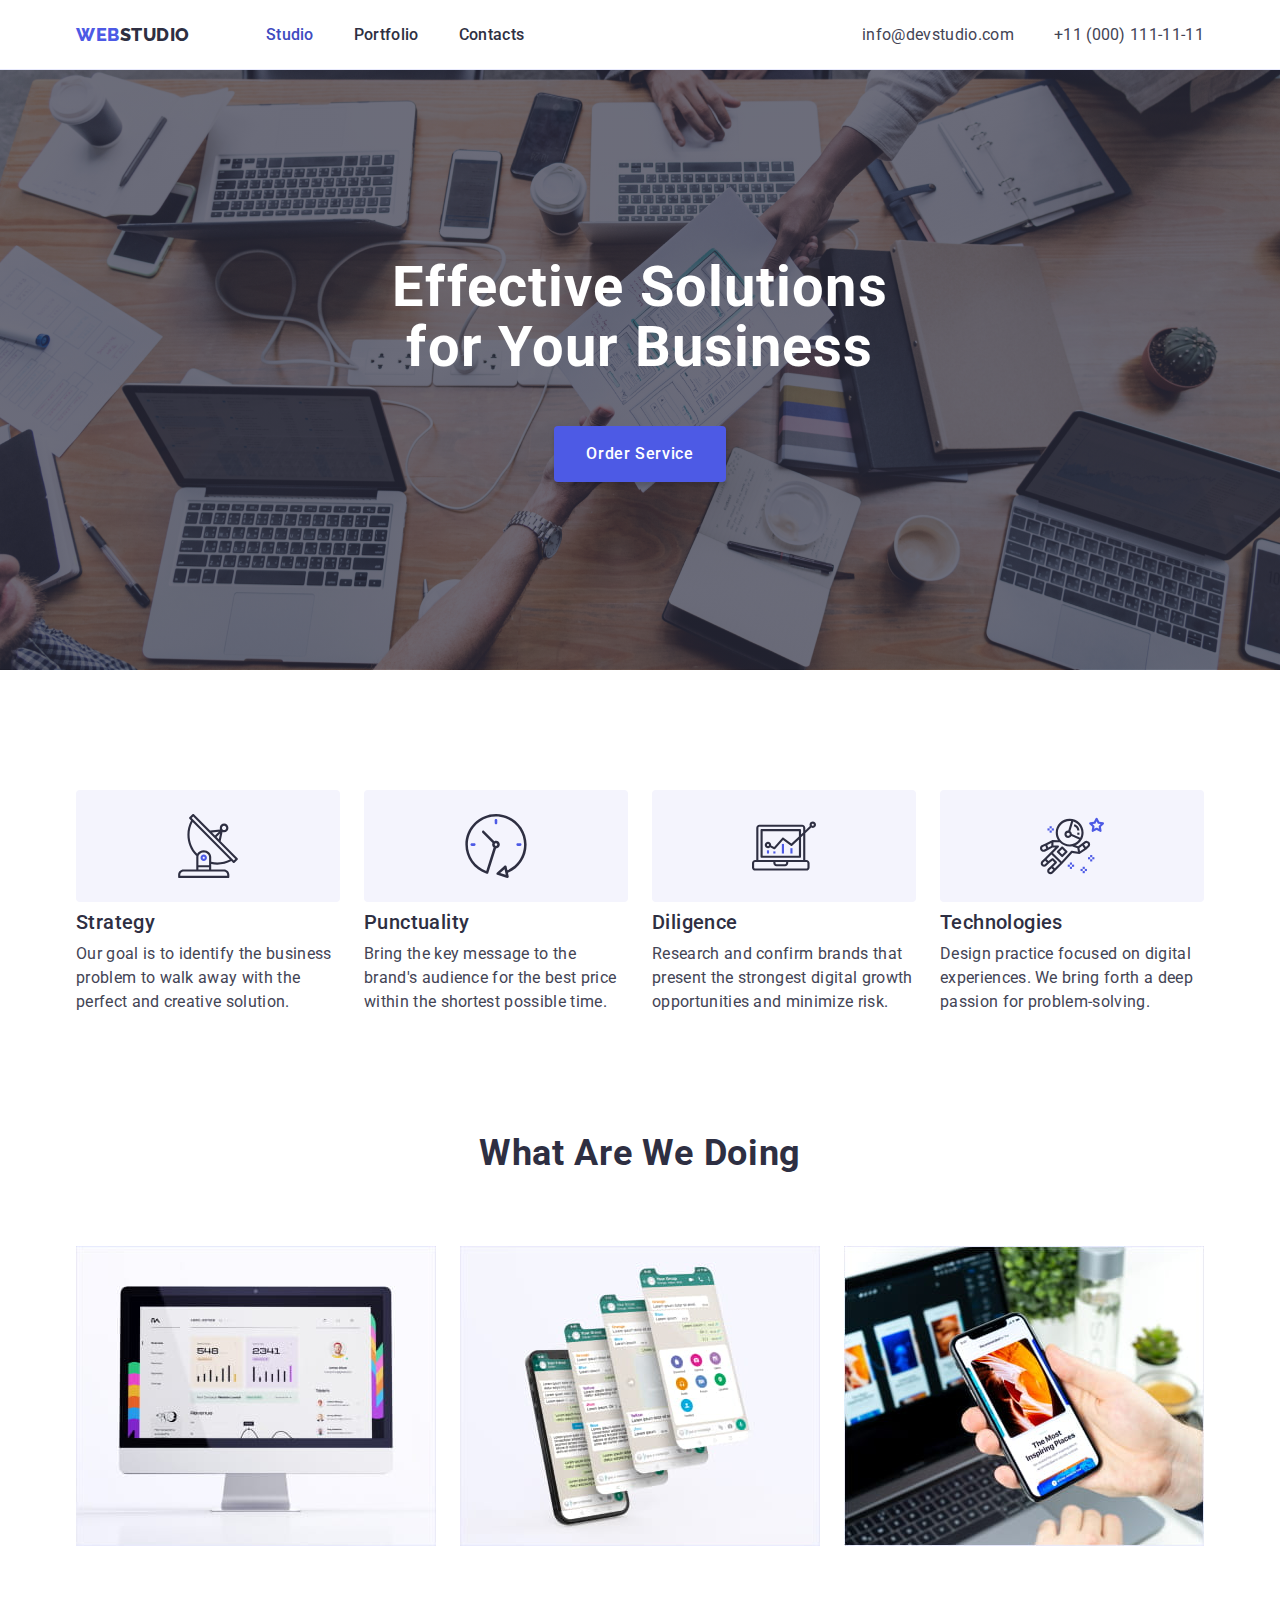
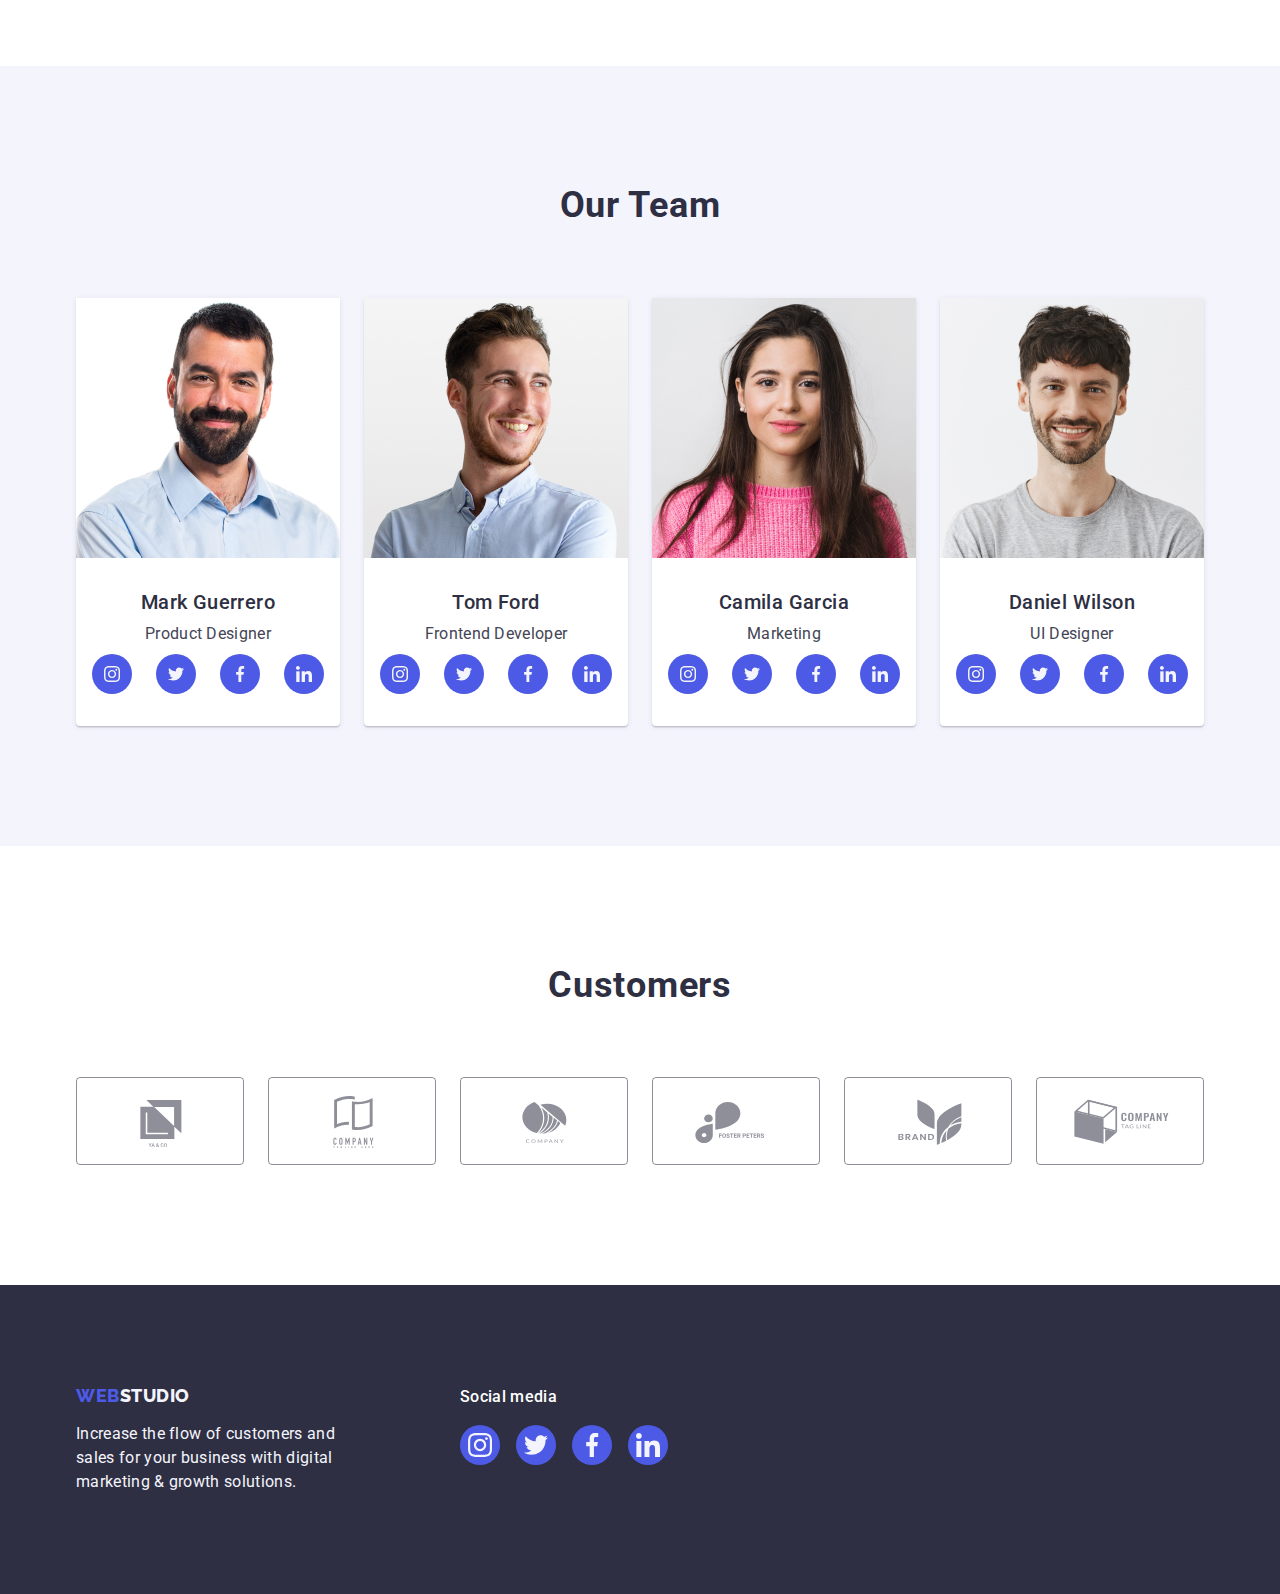
<file: index.html>
<!DOCTYPE html>
<html lang="en">

<head>
    <meta charset="UTF-8">
    <meta http-equiv="X-UA-Compatible" content="IE=edge">
    <meta name="viewport" content="width=device-width, initial-scale=1.0">
    <title>Studio</title>

    <!-- style -->
    <link rel="stylesheet" href="https://cdn.jsdelivr.net/npm/modern-normalize@1.1.0/modern-normalize.min.css">
    <link rel="stylesheet" href="./css/styles.css">

    <!-- font -->
    <link rel="preconnect" href="https://fonts.googleapis.com">
    <link rel="preconnect" href="https://fonts.gstatic.com" crossorigin>
    <link
        href="https://fonts.googleapis.com/css2?family=Raleway:wght@800&family=Roboto:wght@400;500;700;900&display=swap"
        rel="stylesheet">
</head>

<body>
    <!-- top line -->
    <header class="header">
        <div class="container header-container">
            <nav class="header-nav">
                <a href="./index.html" class="logo header-logo link">
                    Web<span class="logo-std-header">Studio</span>
                </a>
                <ul class="header-nav-list list">
                    <li class="header-nav-item">
                        <a href="./index.html" class="current header-nav-link link">Studio</a>
                    </li>
                    <li class="header-nav-item">
                        <a href="./portfolio.html" class="header-nav-link link">Portfolio</a>
                    </li>
                    <li class="header-nav-item">
                        <a href="" class="header-nav-link link">Contacts</a>
                    </li>
                </ul>
            </nav>
            <address class="contact">
                <ul class="contact-list list">
                    <li class="contact-item">
                        <a href="mailto:info@devstudio.com" class="contact-link link">info@devstudio.com</a>
                    </li>
                    <li class="contact-item">
                        <a href="tel:+110001111111" class="contact-link link">+11 (000) 111-11-11</a>
                    </li>
                </ul>
            </address>
        </div>
    </header>

    <main>
        <!-- section 1 hero -->
        <section class="section section-hero">
            <div class="container">
                <h1 class="title-hero">Effective Solutions for Your Business</h1>
                <button type="button" class="hero-btn btn">Order Service</button>
            </div>
        </section>
        <!-- section 2 Digitalization -->
        <section class="section section-feature">
            <div class="container">
                <h2 class="feature-title title-primary" hidden>Digital Strategy and Design for Business Growth</h2>
                <ul class="feature-list list">
                    <li class="feature-item">
                        <div class="feature-img">
                            <svg class="feature-icon" width="64" height="64">
                                <use href="./images/icon.svg#icon-antenna"></use>
                            </svg>
                        </div>
                        <h3 class="feature-item-title title-secondary">Strategy</h3>
                        <p class="text">Our goal is to identify the business problem to walk away with the perfect and
                            creative solution.</p>
                    </li>
                    <li class="feature-item">
                        <div class="feature-img">
                            <svg class="feature-icon" width="64" height="64">
                                <use href="./images/icon.svg#icon-clock"></use>
                            </svg>
                        </div>
                        <h3 class="feature-item-title title-secondary">Punctuality</h3>
                        <p class="text">Bring the key message to the brand's audience for the best price within the
                            shortest possible time.</p>
                    </li>
                    <li class="feature-item">
                        <div class="feature-img">
                            <svg class="feature-icon" width="64" height="64">
                                <use href="./images/icon.svg#icon-diagram"></use>
                            </svg>
                        </div>
                        <h3 class="feature-item-title title-secondary">Diligence</h3>
                        <p class="text">Research and confirm brands that present the strongest digital growth
                            opportunities and minimize risk.</p>
                    </li>
                    <li class="feature-item">
                        <div class="feature-img">
                            <svg class="feature-icon" width="64" height="64">
                                <use href="./images/icon.svg#icon-astronaut"></use>
                            </svg>
                        </div>
                        <h3 class="feature-item-title title-secondary">Technologies</h3>
                        <p class="text">Design practice focused on digital experiences. We bring forth a deep passion
                            for problem-solving.</p>
                    </li>
                </ul>
            </div>
        </section>
        <!-- section 3 Activity -->
        <section class="section section-activity">
            <div class="container">
                <h2 class="activity-title title-primary">What are we doing</h2>
                <ul class="activity-list list">
                    <li class="activiti-item">
                        <img src="./images/activity/desktop.jpg" alt="desktop" width="360" height="300">
                    </li>
                    <li class="activiti-item">
                        <img src="./images/activity/messengers.jpg" alt="messengers" width="360" height="300">
                    </li>
                    <li class="activiti-item">
                        <img src="./images/activity/applications.jpg" alt="applications" width="360" height="300">
                    </li>
                </ul>
            </div>
        </section>
        <!-- section 4 Team -->
        <section class="section section-team">
            <div class="container">
                <h2 class="team-title title-primary">Our Team</h2>
                <ul class="team-list list">
                    <li class="team-card">
                        <img src="./images/team/mark-guerrero.jpg" alt="Mark Guerrero" width="264" height="260">
                        <div class="team-card-desc">
                            <h3 class="title-secondary">Mark Guerrero</h3>
                            <p class="team-card-text">Product Designer</p>
                            <ul class="social-list list">
                                <li class="social-item">
                                    <a href="" class="social-link">
                                        <svg class="social-icon" width="16" height="16">
                                            <use href="./images/icon.svg#icon-instagram"></use>
                                        </svg>
                                    </a>
                                </li>
                                <li class="social-item">
                                    <a href="" class="social-link">
                                        <svg class="social-icon" width="16" height="16">
                                            <use href="./images/icon.svg#icon-twitter"></use>
                                        </svg>
                                    </a>
                                </li>
                                <li class="social-item">
                                    <a href="" class="social-link">
                                        <svg class="social-icon" width="16" height="16">
                                            <use href="./images/icon.svg#icon-facebook"></use>
                                        </svg>
                                    </a>
                                </li>
                                <li class="social-item">
                                    <a href="" class="social-link">
                                        <svg class="social-icon" width="16" height="16">
                                            <use href="./images/icon.svg#icon-linkedin"></use>
                                        </svg>
                                    </a>
                                </li>
                            </ul>
                        </div>
                    </li>
                    <li class="team-card">
                        <img src="./images/team/tom-ford.jpg" alt="Tom Ford" width="264" height="260">
                        <div class="team-card-desc">
                            <h3 class="title-secondary">Tom Ford</h3>
                            <p class="team-card-text">Frontend Developer</p>
                            <ul class="social-list list">
                                <li class="social-item">
                                    <a href="" class="social-link">
                                        <svg class="social-icon" width="16" height="16">
                                            <use href="./images/icon.svg#icon-instagram"></use>
                                        </svg>
                                    </a>
                                </li>
                                <li class="social-item">
                                    <a href="" class="social-link">
                                        <svg class="social-icon" width="16" height="16">
                                            <use href="./images/icon.svg#icon-twitter"></use>
                                        </svg>
                                    </a>
                                </li>
                                <li class="social-item">
                                    <a href="" class="social-link">
                                        <svg class="social-icon" width="16" height="16">
                                            <use href="./images/icon.svg#icon-facebook"></use>
                                        </svg>
                                    </a>
                                </li>
                                <li class="social-item">
                                    <a href="" class="social-link">
                                        <svg class="social-icon" width="16" height="16">
                                            <use href="./images/icon.svg#icon-linkedin"></use>
                                        </svg>
                                    </a>
                                </li>
                            </ul>
                        </div>
                    </li>
                    <li class="team-card">
                        <img src="./images/team/camila-garcia.jpg" alt="Camila Garcia" width="264" height="260">
                        <div class="team-card-desc">
                            <h3 class="title-secondary">Camila Garcia</h3>
                            <p class="team-card-text">Marketing</p>
                            <ul class="social-list list">
                                <li class="social-item">
                                    <a href="" class="social-link">
                                        <svg class="social-icon" width="16" height="16">
                                            <use href="./images/icon.svg#icon-instagram"></use>
                                        </svg>
                                    </a>
                                </li>
                                <li class="social-item">
                                    <a href="" class="social-link">
                                        <svg class="social-icon" width="16" height="16">
                                            <use href="./images/icon.svg#icon-twitter"></use>
                                        </svg>
                                    </a>
                                </li>
                                <li class="social-item">
                                    <a href="" class="social-link">
                                        <svg class="social-icon" width="16" height="16">
                                            <use href="./images/icon.svg#icon-facebook"></use>
                                        </svg>
                                    </a>
                                </li>
                                <li class="social-item">
                                    <a href="" class="social-link">
                                        <svg class="social-icon" width="16" height="16">
                                            <use href="./images/icon.svg#icon-linkedin"></use>
                                        </svg>
                                    </a>
                                </li>
                            </ul>
                        </div>
                    </li>
                    <li class="team-card">
                        <img src="./images/team/daniel-wilson.jpg" alt="Daniel Wilson" width="264" height="260">
                        <div class="team-card-desc">
                            <h3 class="title-secondary">Daniel Wilson</h3>
                            <p class="team-card-text">UI Designer</p>
                            <ul class="social-list list">
                                <li class="social-item">
                                    <a href="" class="social-link">
                                        <svg class="social-icon" width="16" height="16">
                                            <use href="./images/icon.svg#icon-instagram"></use>
                                        </svg>
                                    </a>
                                </li>
                                <li class="social-item">
                                    <a href="" class="social-link">
                                        <svg class="social-icon" width="16" height="16">
                                            <use href="./images/icon.svg#icon-twitter"></use>
                                        </svg>
                                    </a>
                                </li>
                                <li class="social-item">
                                    <a href="" class="social-link">
                                        <svg class="social-icon" width="16" height="16">
                                            <use href="./images/icon.svg#icon-facebook"></use>
                                        </svg>
                                    </a>
                                </li>
                                <li class="social-item">
                                    <a href="" class="social-link">
                                        <svg class="social-icon" width="16" height="16">
                                            <use href="./images/icon.svg#icon-linkedin"></use>
                                        </svg>
                                    </a>
                                </li>
                            </ul>
                        </div>
                    </li>
                </ul>
            </div>
        </section>
        <!-- section 5 Customers -->
        <section class="section section-customers">
            <div class="container">
                <h2 class="customers-title title-primary">Customers</h2>
                <ul class="customers-list list">
                    <li class="customers-item">
                        <a class="customers-link" href="">
                            <svg class="customers-icon" width="104" height="56">
                                <use href="./images/icon.svg#icon-logo-ya-co"></use>
                            </svg>
                        </a>
                    </li>
                    <li class="customers-item">
                        <a class="customers-link" href="">
                            <svg class="customers-icon" width="104" height="56">
                                <use href="./images/icon.svg#icon-logo-company-th"></use>
                            </svg>
                        </a>
                    </li>
                    <li class="customers-item">
                        <a class="customers-link" href="">
                            <svg class="customers-icon" width="104" height="56">
                                <use href="./images/icon.svg#icon-logo-company"></use>
                            </svg>
                        </a>
                    </li>
                    <li class="customers-item">
                        <a class="customers-link" href="">
                            <svg class="customers-icon" width="104" height="56">
                                <use href="./images/icon.svg#icon-logo-foster-peters"></use>
                            </svg>
                        </a>
                    </li>
                    <li class="customers-item">
                        <a class="customers-link" href="">
                            <svg class="customers-icon" width="104" height="56">
                                <use href="./images/icon.svg#icon-logo-brand"></use>
                            </svg>
                        </a>
                    </li>
                    <li class="customers-item">
                        <a class="customers-link" href="">
                            <svg class="customers-icon" width="104" height="56">
                                <use href="./images/icon.svg#icon-logo-company-tl"></use>
                            </svg>
                        </a>
                    </li>
                </ul>
            </div>
        </section>
    </main>

    <footer class="footer">
        <div class="footer-container container">
            <div class="footer-text">
                <a href="./index.html" class="logo link">
                    Web<span class="logo-std-footer">Studio</span>
                </a>
                <p class="text"> Increase the flow of customers and sales for your business with digital
                    marketing & growth solutions.
                </p>
            </div>
            <div class="footer-social">
                <p class="footer-social-text">Social media</p>
                <ul class="footer-social-list list">
                    <li class="social-item">
                        <a href="" class="social-link">
                            <svg class="social-icon" width="24" height="24">
                                <use href="./images/icon.svg#icon-instagram"></use>
                            </svg>
                        </a>
                    </li>
                    <li class="social-item">
                        <a href="" class="social-link">
                            <svg class="social-icon" width="24" height="24">
                                <use href="./images/icon.svg#icon-twitter"></use>
                            </svg>
                        </a>
                    </li>
                    <li class="social-item">
                        <a href="" class="social-link">
                            <svg class="social-icon" width="24" height="24">
                                <use href="./images/icon.svg#icon-facebook"></use>
                            </svg>
                        </a>
                    </li>
                    <li class="social-item">
                        <a href="" class="social-link">
                            <svg class="social-icon" width="24" height="24">
                                <use href="./images/icon.svg#icon-linkedin"></use>
                            </svg>
                        </a>
                    </li>
                </ul>
            </div>
        </div>
    </footer>
</body>

</html>
</file>
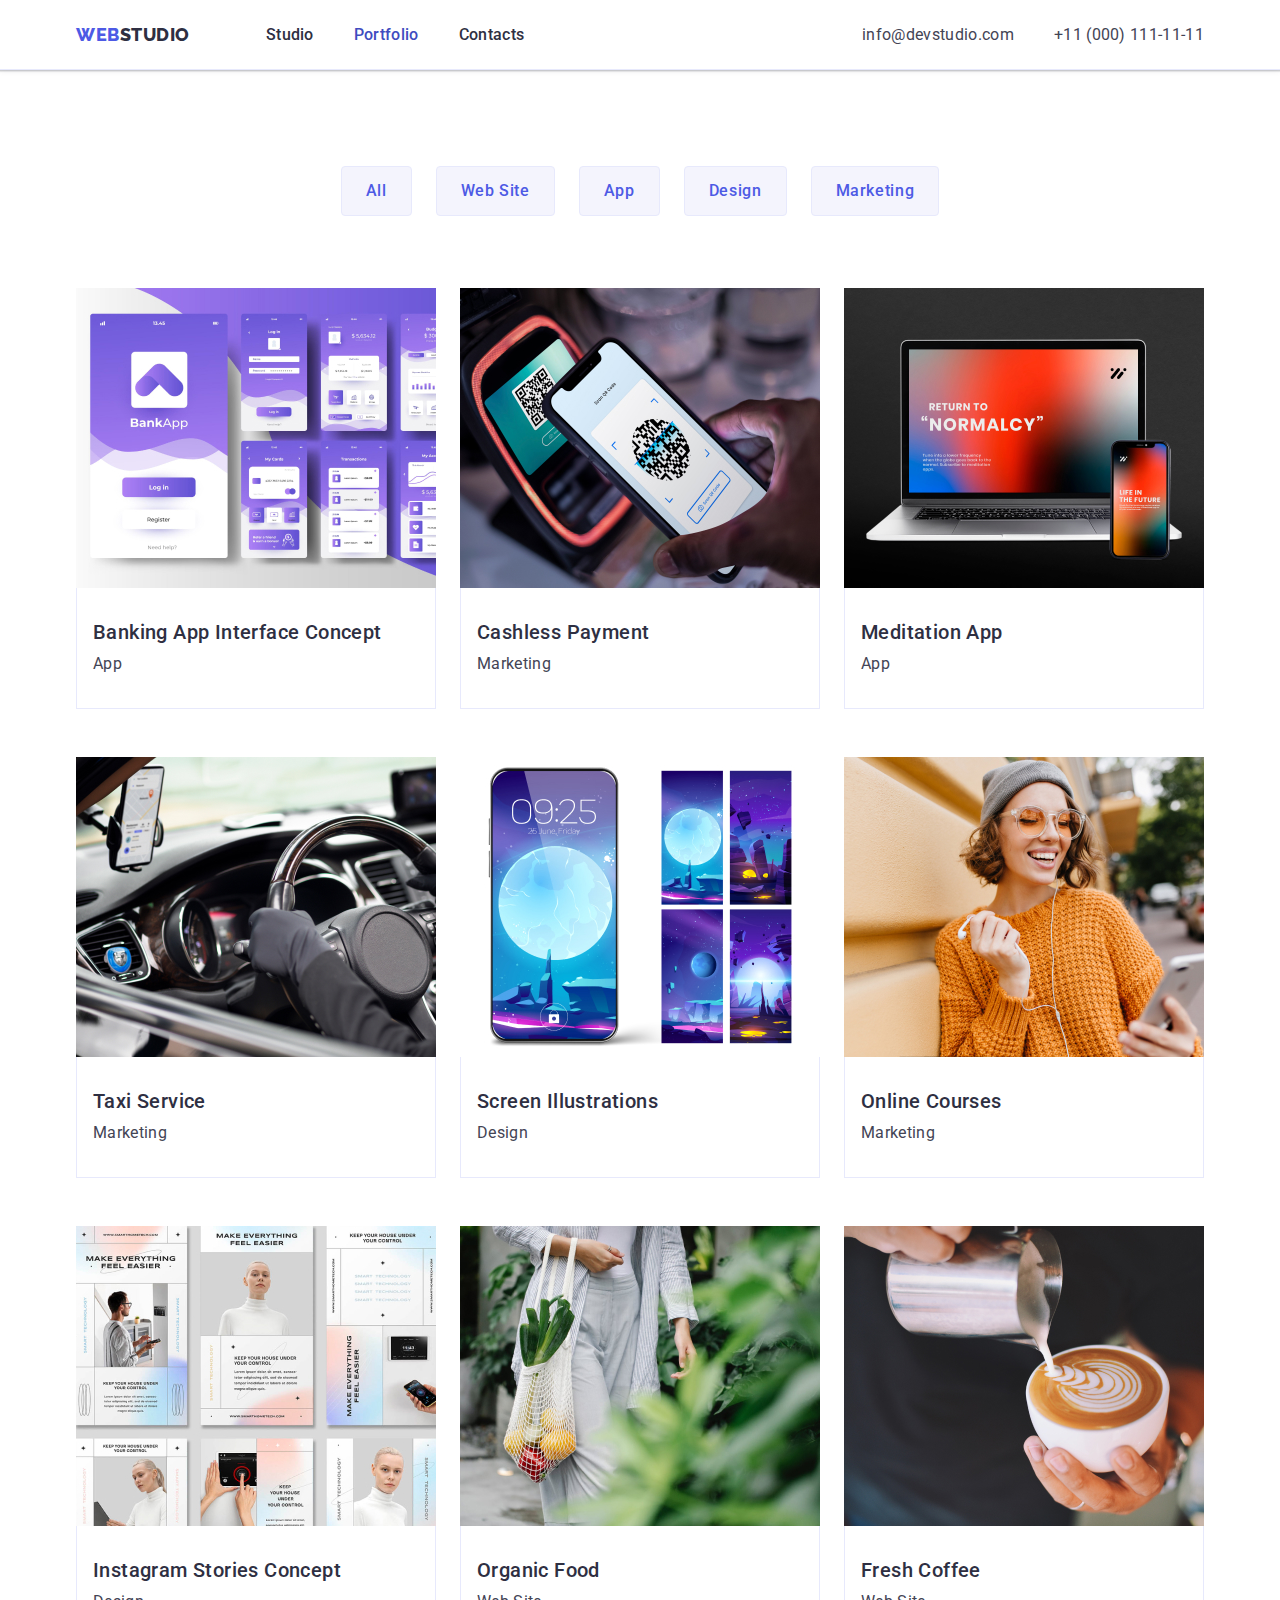
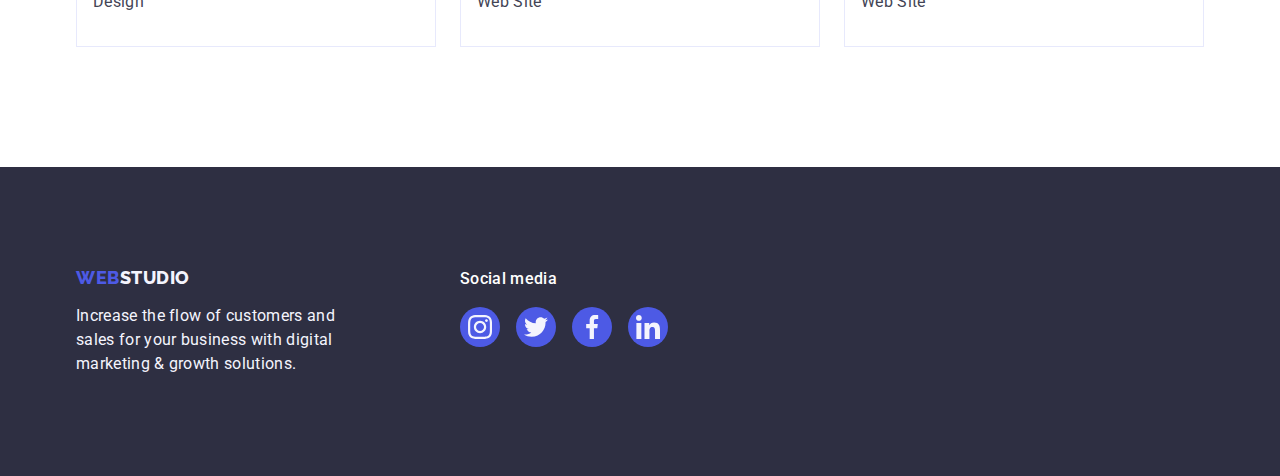
<file: portfolio.html>
<!DOCTYPE html>
<html lang="en">

<head>
    <meta charset="UTF-8">
    <meta http-equiv="X-UA-Compatible" content="IE=edge">
    <meta name="viewport" content="width=device-width, initial-scale=1.0">
    <title>Portfolio</title>

    <!-- style -->
    <link rel="stylesheet" href="https://cdn.jsdelivr.net/npm/modern-normalize@1.1.0/modern-normalize.min.css">
    <link rel="stylesheet" href="./css/styles.css">

    <!-- font -->
    <link rel="preconnect" href="https://fonts.googleapis.com">
    <link rel="preconnect" href="https://fonts.gstatic.com" crossorigin>
    <link
        href="https://fonts.googleapis.com/css2?family=Raleway:wght@800&family=Roboto:wght@400;500;700;900&display=swap"
        rel="stylesheet">
</head>

<body>
    <!-- top line -->
    <header class="header">
        <div class="container header-container">
            <nav class="header-nav">
                <a href="./index.html" class="logo header-logo link">
                    Web<span class="logo-std-header">Studio</span>
                </a>
                <ul class="header-nav-list list">
                    <li class="header-nav-item">
                        <a href="./index.html" class="header-nav-link link">Studio</a>
                    </li>
                    <li class="header-nav-item">
                        <a href="./portfolio.html" class="current header-nav-link link">Portfolio</a>
                    </li>
                    <li class="header-nav-item">
                        <a href="" class="header-nav-link link">Contacts</a>
                    </li>
                </ul>
            </nav>
            <address class="contact">
                <ul class="contact-list list">
                    <li class="contact-item">
                        <a href="mailto:info@devstudio.com" class="contact-link link">info@devstudio.com</a>
                    </li>
                    <li class="contact-item">
                        <a href="tel:+110001111111" class="contact-link link">+11 (000) 111-11-11</a>
                    </li>
                </ul>
            </address>
        </div>
    </header>

    <main>
        <!-- Projects -->
        <section class="section section-portfolio">
            <div class="container">
                <h1 hidden class="title-primary">Projects</h1>
                <!-- filters -->
                <ul class="filter-list list">
                    <li class="filter-item">
                        <button type="button" class="btn">All</button>
                    </li>
                    <li class="filter-item">
                        <button type="button" class="btn">Web Site</button>
                    </li>
                    <li class="filter-item">
                        <button type="button" class="btn">App</button>
                    </li>
                    <li class="filter-item">
                        <button type="button" class="btn">Design</button>
                    </li>
                    <li class="filter-item">
                        <button type="button" class="btn">Marketing</button>
                    </li>
                </ul>
                <!-- Projects List -->
                <ul class="projects-list list">
                    <li class="projects-card">
                        <a href="" class="projects-link link">
                            <img src="./images/projects/bank-app.jpg" alt="Banking App" width="360" height="300">
                            <div class="projects-card-desc">
                                <h2 class="title-secondary">Banking App Interface Concept</h2>
                                <p class="text">App</p>
                            </div>
                        </a>
                    </li>
                    <li class="projects-card">
                        <a href="" class="projects-link link">
                            <img src="./images/projects/payment.jpg" alt="Cashless Payment" width="360" height="300">
                            <div class="projects-card-desc">
                                <h2 class="title-secondary">Cashless Payment</h2>
                                <p class="text">Marketing</p>
                            </div>
                        </a>
                    </li>
                    <li class="projects-card">
                        <a href="" class="projects-link link">
                            <img src="./images/projects/meditation-app.jpg" alt="Meditation App" width="360"
                                height="300">
                            <div class="projects-card-desc">
                                <h2 class="title-secondary">Meditation App</h2>
                                <p class="text">App</p>
                            </div>
                        </a>
                    </li>
                    <li class="projects-card">
                        <a href="" class="projects-link link">
                            <img src="./images/projects/taxi-service.jpg" alt="Taxi Service" width="360" height="300">
                            <div class="projects-card-desc">
                                <h2 class="title-secondary">Taxi Service</h2>
                                <p class="text">Marketing</p>
                            </div>
                        </a>
                    </li>
                    <li class="projects-card">
                        <a href="" class="projects-link link">
                            <img src="./images/projects/screen-illustrations.jpg" alt="Illustrations" width="360"
                                height="300">
                            <div class="projects-card-desc">
                                <h2 class="title-secondary">Screen Illustrations</h2>
                                <p class="text">Design</p>
                            </div>
                        </a>
                    </li>
                    <li class="projects-card">
                        <a href="" class="projects-link link">
                            <img src="./images/projects/online-courses.jpg" alt="Online Courses" width="360"
                                height="300">
                            <div class="projects-card-desc">
                                <h2 class="title-secondary">Online Courses</h2>
                                <p class="text">Marketing</p>
                            </div>
                        </a>
                    </li>
                    <li class="projects-card">
                        <a href="" class="projects-link link">
                            <img src="./images/projects/instagram-stones-concept.jpg" alt="Instagram Stories Concept"
                                width="360" height="300">
                            <div class="projects-card-desc">
                                <h2 class="title-secondary">Instagram Stories Concept</h2>
                                <p class="text">Design</p>
                            </div>
                        </a>
                    </li>
                    <li class="projects-card">
                        <a href="" class="projects-link link">
                            <img src="./images/projects/organic-food.jpg" alt="Organic Food" width="360" height="300">
                            <div class="projects-card-desc">
                                <h2 class="title-secondary">Organic Food</h2>
                                <p class="text">Web Site</p>
                            </div>
                        </a>
                    </li>
                    <li class="projects-card">
                        <a href="" class="projects-link link">
                            <img src="./images/projects/fresh-coffee.jpg" alt="Fresh Coffee" width="360" height="300">
                            <div class="projects-card-desc">
                                <h2 class="title-secondary">Fresh Coffee</h2>
                                <p class="text">Web Site</p>
                            </div>
                        </a>
                    </li>
                </ul>
            </div>
        </section>
    </main>

    <footer class="footer">
        <div class="footer-container container">
            <div class="footer-text">
                <a href="./index.html" class="logo link">
                    Web<span class="logo-std-footer">Studio</span>
                </a>
                <p class="text"> Increase the flow of customers and sales for your business with digital
                    marketing & growth solutions.
                </p>
            </div>
            <div class="footer-social">
                <p class="footer-social-text">Social media</p>
                <ul class="footer-social-list list">
                    <li class="social-item">
                        <a href="" class="social-link">
                            <svg class="social-icon" width="24" height="24">
                                <use href="./images/icon.svg#icon-instagram"></use>
                            </svg>
                        </a>
                    </li>
                    <li class="social-item">
                        <a href="" class="social-link">
                            <svg class="social-icon" width="24" height="24">
                                <use href="./images/icon.svg#icon-twitter"></use>
                            </svg>
                        </a>
                    </li>
                    <li class="social-item">
                        <a href="" class="social-link">
                            <svg class="social-icon" width="24" height="24">
                                <use href="./images/icon.svg#icon-facebook"></use>
                            </svg>
                        </a>
                    </li>
                    <li class="social-item">
                        <a href="" class="social-link">
                            <svg class="social-icon" width="24" height="24">
                                <use href="./images/icon.svg#icon-linkedin"></use>
                            </svg>
                        </a>
                    </li>
                </ul>
            </div>
        </div>
    </footer>
</body>

</html>
</file>
<file: css/styles.css>
:root {
    --font-primary: 'Roboto', sans-serif;
    --font-logo: 'Raleway', sans-serif;
    /* COLORS */
    --color-iris: #4d5ae5;
    --color-ocean: #404bbf;
    --color-navy-blue: #2e2f42;
    --color-green: #31d0aa;
    --color-slate: #434455;
    --color-light-slate: #8e8f99;
    --color-cornflower: #e7e9fc;
    --color-cloud: #f4f4fd;
    --color-navy-blue-modal: rgba(46, 47, 66, 0.4);
    --color-grey: rgba(46, 47, 66, 0.7);

    /* Header background, team card background */
    --color-white: #ffffff;
    --color-dairy: #fcfcfc;
}

/* DROPPING */
h1,
h2,
h3,
h4,
p {
    margin-top: 0;
    margin-bottom: 0;
}

ul {
    margin-top: 0;
    margin-bottom: 0;
    padding-left: 0;
}

img {
    display: block;
}

.list {
    list-style: none;
    display: flex;
    flex-wrap: wrap;
    justify-content: center;
    align-items: center;
}

.link {
    text-decoration: none;
    color: currentColor;
}

/* DEFAULT */
body {
    font-size: 16px;
    font-family: var(--font-primary);
    font-weight: 400;
    line-height: 1.5;
    letter-spacing: 0.02em;
    text-decoration: none;
    text-transform: none;
    background-color: var(--color-white);
    color: var(--color-slate);
}

.container {
    max-width: 1158px;
    padding: 0 15px;
    margin: 0 auto;
}

.section {
    padding-top: 120px;
    padding-bottom: 120px;
}

/* TITLES */
.title-hero {
    font-size: 56px;
    font-family: inherit;
    font-weight: 700;
    line-height: 1.07;
    letter-spacing: 0.02em;
    text-decoration: none;
    text-transform: none;
    text-align: center;
    color: var(--color-white);
    max-width: 496px;
    margin-bottom: 48px;
}

.title-primary {
    font-size: 36px;
    font-family: inherit;
    font-weight: 700;
    line-height: 1.11;
    letter-spacing: 0.02em;
    text-decoration: none;
    text-align: center;
    text-transform: capitalize;
    color: var(--color-navy-blue);
    margin-bottom: 72px;
}

.title-secondary {
    font-size: 20px;
    font-family: inherit;
    font-weight: 500;
    line-height: 1.2;
    letter-spacing: 0.02em;
    text-decoration: none;
    text-transform: none;
    color: var(--color-navy-blue);
    margin-bottom: 8px;
}

/* BUTTONS */
/* portfolio filter buttons */
.btn {
    font-family: inherit;
    font-weight: 500;
    font-size: 16px;
    line-height: 1.5;
    letter-spacing: 0.04em;
    background-color: var(--color-cloud);
    color: var(--color-iris);
    display: block;
    padding: 12px 24px;
    border: 1px solid var(--color-cornflower);
    border-radius: 4px;
}

.btn:hover,
.btn:focus {
    cursor: pointer;
    background-color: var(--color-ocean);
    color: var(--color-white);
    border: 1px solid transparent;
    box-shadow:
        0px 3px 1px rgba(0, 0, 0, 0.1),
        0px 2px 1px rgba(0, 0, 0, 0.08),
        0px 2px 2px rgba(0, 0, 0, 0.12);
}

/* PAGES */
/* header */
.header {
    border-bottom: 1px solid var(--color-cornflower);
    box-shadow:
        0px 2px 1px rgba(46, 47, 66, 0.08),
        0px 1px 1px rgba(46, 47, 66, 0.16),
        0px 1px 6px rgba(46, 47, 66, 0.08);
}

.header-container {
    display: flex;
    align-items: center;
    justify-content: space-between;
}

.header-nav {
    display: flex;
    align-items: center;
}

.logo {
    font-family: var(--font-logo);
    font-weight: 800;
    font-size: 18px;
    line-height: 1.17;
    letter-spacing: 0.03em;
    color: var(--color-iris);
    text-transform: uppercase;
    margin-right: 76px;
}

.header-logo {
    padding: 24px 0;
}

.logo-std-header {
    color: var(--color-navy-blue);
}

.header-nav-list {
    gap: 40px;
}

.header-nav-link {
    font-weight: 500;
    color: var(--color-navy-blue);
    padding: 24px 0;
}

.header-nav-link:hover,
.header-nav-link:focus {
    color: var(--color-ocean);
}

.header-nav-link.current {
    color: var(--color-ocean);
}

.contact {
    font-style: normal;
}

.contact-list {
    gap: 40px;
}

.contact-link {
    padding: 24px 0;
}

.contact-link:hover,
.contact-link:focus {
    color: var(--color-ocean);
}

/* MAIN */
/* hero ↓↓↓ */
.section-hero {
    max-width: 1440px;
    margin: 0 auto;
    padding: 188px 0;
    color: var(--color-white);
    background-color: var(--color-navy-blue);
    background-image:
        linear-gradient(rgba(46, 47, 66, 0.7),
            rgba(46, 47, 66, 0.7)),
        url(../images/hero/people-office.jpg);
    background-size: cover;
    background-repeat: no-repeat;
    background-position: center;
}

.section-hero .container {
    display: flex;
    flex-direction: column;
    align-items: center;
}

.hero-btn {
    min-width: 169px;
    padding: 16px 32px;
    background: var(--color-iris);
    color: var(--color-white);
    box-shadow: 0px 4px 4px rgba(0, 0, 0, 0.15);
    border: none;
    cursor: pointer;
}

.hero-btn:hover,
.hero-btn:focus {
    background-color: var(--color-ocean);
    border: none;
    box-shadow: 0px 4px 4px rgba(0, 0, 0, 0.15);
}

/* section 2 Digitalization ↓↓↓ */

.feature-list {
    gap: 24px;
}

.feature-item {
    flex-basis: calc((100% - 72px) / 4);
}

/* section 3 Activity */
.section-activity {
    padding-top: 0px;
}

.activity-list {
    gap: 24px;
}

.activiti-item {
    flex-basis: calc((100% - 48px) / 3);
}

.feature-img {
    width: 264px;
    height: 112px;
    display: flex;
    justify-content: center;
    align-items: center;
    background: var(--color-cloud);
    border-radius: 4px;
    margin-bottom: 8px;
}

/* section 4 Team ↓↓↓ */
.section-team {
    background-color: var(--color-cloud);
}

.team-list {
    gap: 24px;
}

.team-card {
    text-align: center;
    background-color: var(--color-white);
    flex-basis: calc((100% - 72px) / 4);
    box-shadow: 0px 1px 6px rgba(46, 47, 66, 0.08), 0px 1px 1px rgba(46, 47, 66, 0.16), 0px 2px 1px rgba(46, 47, 66, 0.08);
    border-radius: 0px 0px 4px 4px;
}

.team-card-desc {
    padding: 32px 0px;
}

.team-card-text {
    margin-bottom: 8px;
}

.social-list {
    gap: 24px;
}

.social-link {
    display: flex;
    justify-content: center;
    align-items: center;
    width: 40px;
    height: 40px;
    border-radius: 50%;
    background-color: var(--color-iris);
}

.social-link:hover,
.social-link:focus {
    background-color: var(--color-ocean);
}

.social-icon {
    fill: var(--color-cloud);
}

/* section 5 Customers ↓↓↓ */
.customers-title {
    line-height: 1.1;
}

.customers-list {
    gap: 24px;
}

.customers-link {
    display: flex;
    justify-content: center;
    align-items: center;
    width: 168px;
    height: 88px;
    color: var(--color-light-slate);
    border: 1px solid var(--color-light-slate);
    border-radius: 4px;
}

.customers-link:hover,
.customers-link:focus {
    color: var(--color-ocean);
    border-color: var(--color-ocean);
}

.customers-icon {
    fill: currentColor;
}

.customers-link:hover .customers-icon,
.customers-link:focus .customers-icon {
    fill: var(--color-ocean);
}

/* PORTFOLIO ↓↓↓ */

.section-portfolio {
    padding-top: 96px;
    padding-bottom: 120px;
}

.filter-list {
    gap: 24px;
    margin-bottom: 72px;
}

.projects-list {
    gap: 48px 24px;
}

.projects-card {
    flex-basis: calc((100% - 48px) / 3);
}

.projects-link {
    display: block;
}

.projects-link:hover,
.projects-link:focus {
    box-shadow:
        0px 1px 6px rgba(46, 47, 66, 0.08),
        0px 1px 1px rgba(46, 47, 66, 0.16),
        0px 2px 1px rgba(46, 47, 66, 0.08);
}

.projects-card-desc {
    padding: 32px 16px;
    border: 1px solid var(--color-cornflower);
    border-top: none;
}

.projects-card:hover .projects-card-desc,
.projects-card:focus .projects-card-desc {
    border-color: transparent;
}

/* FOOTER ↓↓↓ */
.footer {
    color: var(--color-cloud);
    background-color: var(--color-navy-blue);
    padding-top: 100px;
    padding-bottom: 100px;
}

.footer-container {
    display: flex;
    align-items: baseline;
    gap: 120px;
}

.footer .logo {
    display: inline-block;
    margin-right: 0px;
    margin-bottom: 16px;
}

.logo-std-footer {
    color: var(--color-cloud);
}

.footer-text {
    width: 264px;
}

.footer-social {
    width: 208px;
}

.footer-social-text {
    font-family: inherit;
    font-weight: 500;
    margin-bottom: 16px;
    color: var(--color-white);
}

.footer-social-list {
    gap: 16px;
}

.footer .social-link:hover,
.footer .social-link:focus {
    background-color: var(--color-green);
}
</file>
